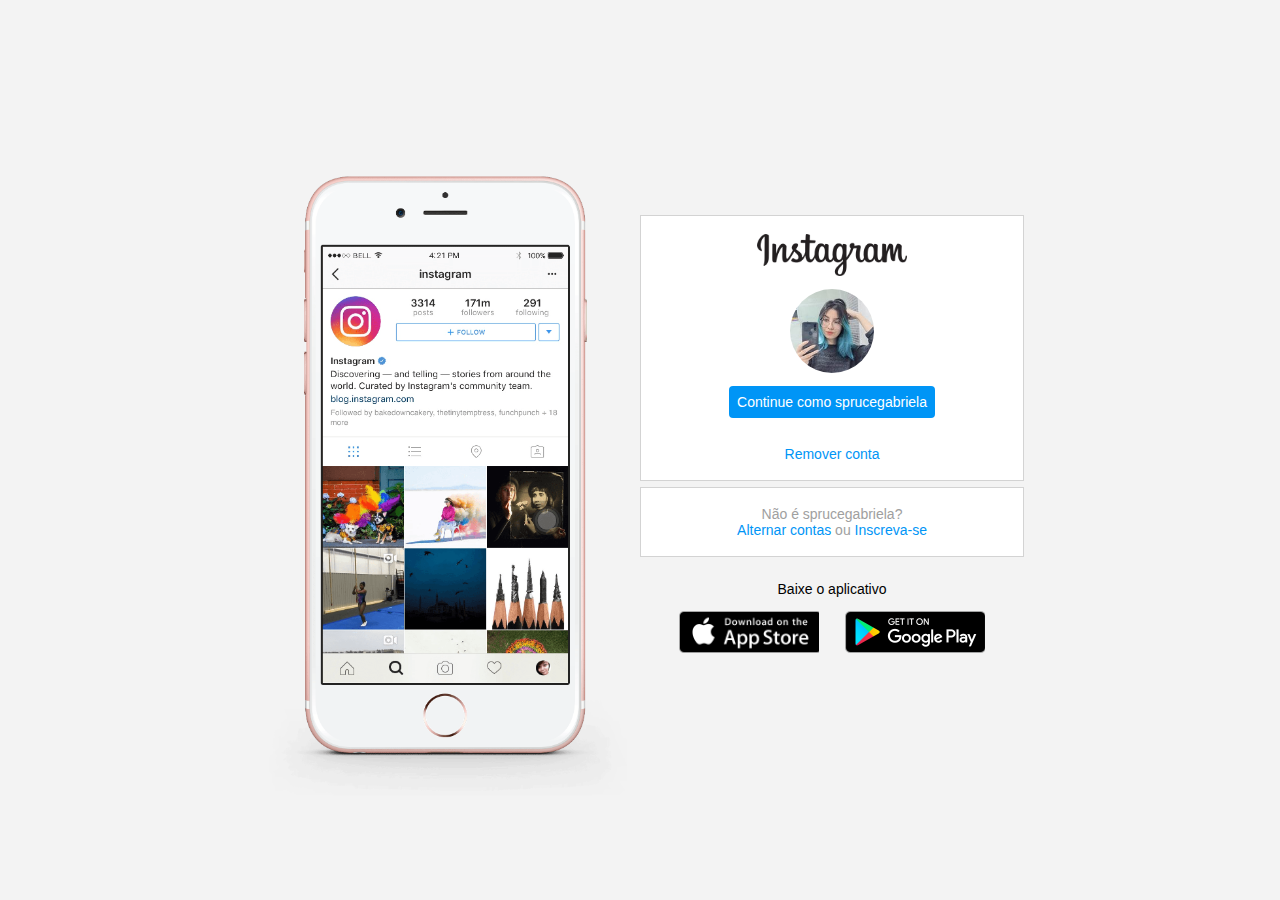
<file: instagram-dio-master/index.html>
<!DOCTYPE html>
<html lang="en">
<head>
    <meta charset="UTF-8">
    <meta name="viewport" content="width=device-width, initial-scale=1.0">
    <link rel="stylesheet" href="style.css">
    <title>Instagram</title>
</head>
<body>
    <div class="instagram-wrapper">
        <div class="instagram-phone">
            <img src="./img/instagram-celular.png" alt="celular">
        </div>
        <div class="instagram-continue">
            <div class="group">
                <img src="./img/instagram-logo.png" class="instagram-logo" alt="instagram logo">
                <div class="profile-photo">
                    <img src="./img/perfil-instagram.jpg" alt="foto de perfil">
                </div>
                <a href="#" class="instagram-login">Continue como sprucegabriela</a>
                <a href="#" class="instagram-logout">Remover conta</a>
            </div>
            <div class="group">
                <p class="not-account">Não é sprucegabriela?</p>
                <p class="not-account">
                    <span class="link-blue">Alternar contas</span>
                    ou
                    <span class="link-blue">Inscreva-se</span>
                </p>
            </div>
            <div class="get-the-app">
                <p class="get-app">Baixe o aplicativo</p>
                <div class="download">
                    <a href="#" class="app-download"></a>
                    <a href="#" class="app-download"></a>
                </div>
            </div>
        </div>
    </div>
</body>
</html>
</file>
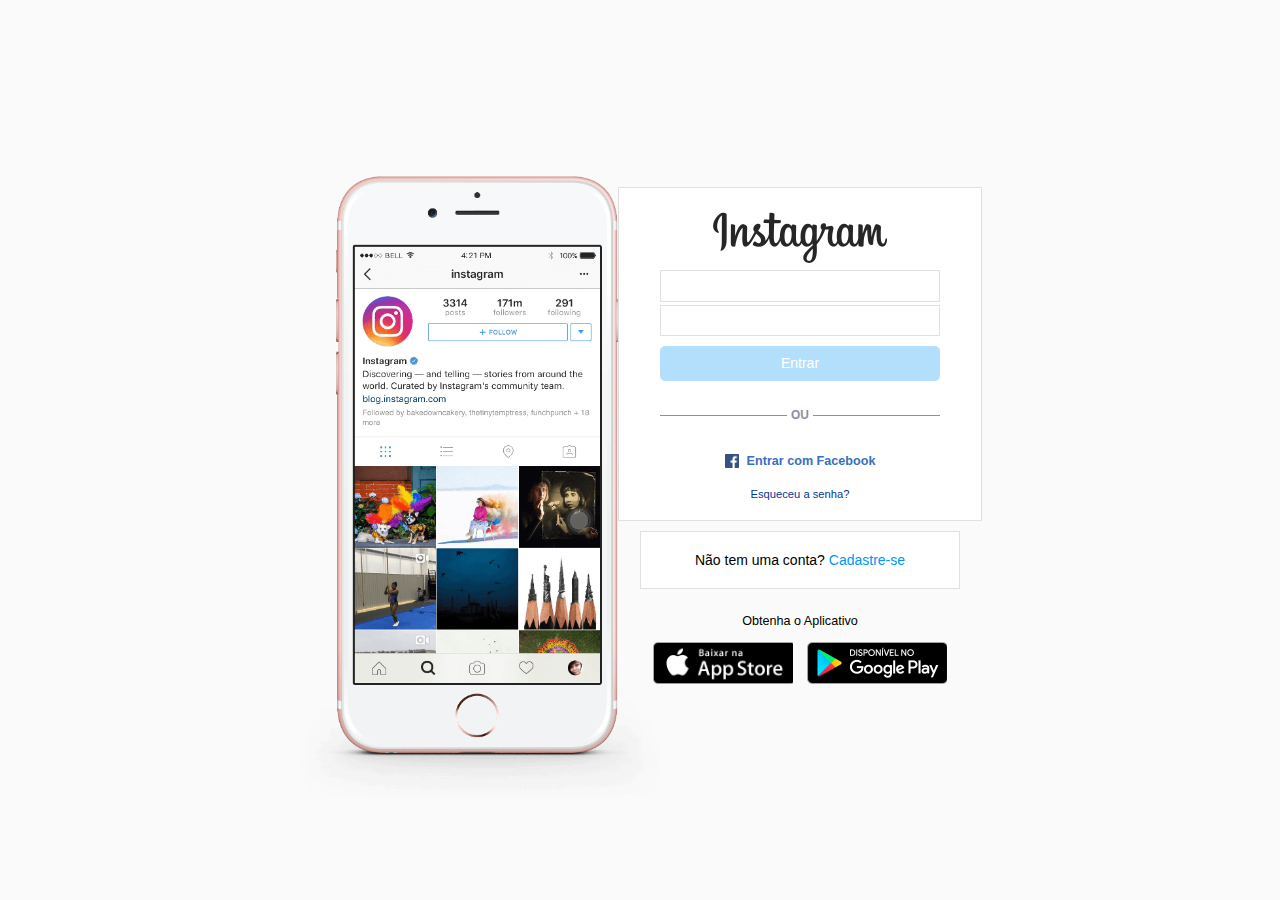
<file: instagram-italo/index.html>
<!DOCTYPE html>
<html lang="pt-br">

    <head>
        <meta charset="UTF-8">
        <link rel="stylesheet" href="./style.css">
    </head>

    <body>

        <div class="instagram-main">

            <div class="left">
                <img src="./img/instagram-celular.png" class="logoInstagram" alt="Imagem de Boas Vindas">
            </div>
            <div class="right">
                <div class="group">

                    <div class="logo">
                        <img src="./img/logo.png" alt="Logomarca Instagram">
                    </div>
                    <div class="login">

                        <input type="text" name="login">
                        <input type="password" name="senha">
                        <a href="#" class="aLogin">Entrar</a>
                        
                    </div>
                    <div class="separation"><span class="spanLine"></span><span class="spanOu">OU</span><span class="spanLine"></span></div>
                    <div class="facebook"><span class="spanLogoFace"></span><a href="#">Entrar com Facebook</a></div>
                    <div class="esqueceuSenha"><a href="#">Esqueceu a senha?</a></div>

                </div>
                <div class="group"><div>Não tem uma conta? <a href="#" class="cadastre-se">Cadastre-se</a></div></div>
                <div class="get-the-app">
                    Obtenha o Aplicativo
                    <div class="download">
                        <a href="#" class="app-download getApple"></a>
                        <a href="#" class="app-download getAndroid"></a>
                    </div>
                </div>

            </div>

        </div>

    </body>

</html>
</file>
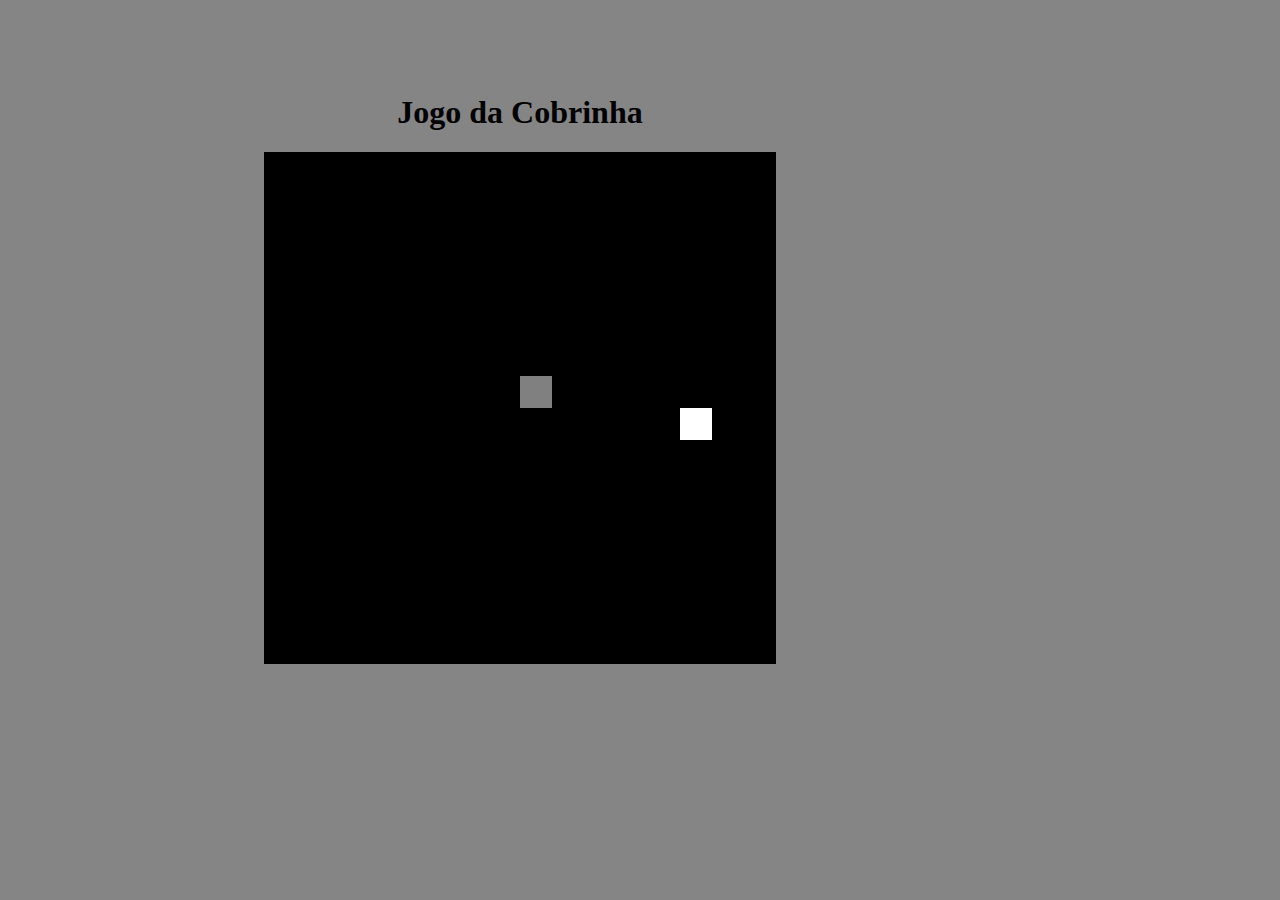
<file: snake-italo/index.html>
<!DOCTYPE html>
<html lang="en">
<head>
    <meta charset="UTF-8">
    <meta http-equiv="X-UA-Compatible" content="IE=edge">
    <meta name="viewport" content="width=device-width, initial-scale=1.0">
    <link rel="stylesheet" href="css/estilos.css">
    <script defer src="js/funcoes.js" type="text/javascript"></script>
    <title>Document</title>
</head>
<body>
    
    <h1>Jogo da Cobrinha</h1>

    <canvas id="snake" width="512" height="512"></canvas>

</body>
</html>
</file>
<file: instagram-dio-master/style.css>
* {
    padding: 0;
    margin: 0;
    box-sizing: border-box;
    text-decoration: none;
    font-family: sans-serif;
    font-size: 14px;
}

body {
    width: 100%;
    min-height: 100vh;
    background-color: rgb(243, 243, 243);
    margin: 0;
    padding: 0;
    display: flex;
    justify-content: center;
}

.instagram-wrapper {
    display: flex;
    align-items: center;
    justify-content: start;
    width: 60%;
    height: 100vh;
}

.instagram-phone {
    display: flex;
    align-items: center;
    justify-content: center;
    width: 50%;
}

.instagram-phone img {
    height: 50rem;
}

.instagram-continue {
    display: flex;
    align-items: center; /* horizontal */
    justify-content: space-around; /* vertical */
    flex-direction: column;
    width: 50%;
    min-height: 34rem;
}

.group {
    display: flex;
    justify-content: space-between;
    align-items: center;
    flex-direction: column;
    background-color: #ffffff;
    width: 100%;
    padding: 1.3rem 0;
    border: 1px solid lightgray;
}

.group:nth-child(1) {
    min-height: 19rem;
}

.instagram-logo {
    height: 3rem;
}

.profile-photo {
    display: flex;
    justify-content: center;
    align-items: center;
    border-radius: 50%;
    overflow: hidden;
}

.profile-photo img {
    height: 6rem;
}

.instagram-login {
    background-color: #0095f6;
    color: #ffffff;
    padding: 8px;
    border-radius: 4px;
}

.instagram-logout {
    color: #0095f6;
    margin-top: 1rem;
}

.not-account {
    color: rgb(160, 160, 160);
}

.link-blue {
    color: #0095f6;
}

.get-the-app {
    display: flex;
    flex-direction: column;
    align-items: center;
    justify-content: center;
    width: 100%;
    padding: 1.3rem 0;
}

.download {
    display: flex;
    width: 100%;
    justify-content: space-evenly;
    align-items: center;
    padding: 1rem;
}

.app-download {
    height: 3rem;
    width: 10rem;
    background-size: cover;
}

.app-download:nth-child(1) {
    background-image: url('./img/apple-button.png');
}

.app-download:nth-child(2) {
    background-image: url('./img/googleplay-button.png');
}

/* media queries */


@media (max-width: 1024px) {
    .instagram-wrapper {
        width: 90%;
    }
}

@media (max-width: 650px) {
    body {
        background-color: #ffffff;
    }

    .instagram-wrapper {
        width: 90%;
    }

    .instagram-phone {
        display: none;
    }

    .instagram-continue {
        width: 100%;
    }
    
    .group {
        border: 1px solid transparent;
    }
}
</file>
<file: instagram-italo/style.css>
* {
    margin: 0;
    padding: 0;
    font-family: sans-serif;
    box-sizing: border-box;
    text-decoration: none;
    font-size: 14px;
}

body
{
    background-color: #fafafa;
    width: 100%;
    min-height: 100vh;
    display: flex;
    justify-content: center;
    align-items: center;
}

.instagram-main
{
    width: 50%;
    display: flex;
    justify-content: center;
    align-items: center;
}

.left
{
    display: flex;
    justify-content: center;
    align-items: center;
    width: 50%;
}

.logoInstagram
{
    height: 50rem;
}

.right
{
    display: flex;
    width: 50%;
    min-height: 34rem;
    justify-content: center;
    align-items: center;
    flex-direction: column;
}

.group
{
    background-color: white;
    border: 1px solid #e0e0e0;
    min-width: 100%;
    display: flex;
    flex-direction: column;
    justify-content: center;
    align-items: center;
    padding: 20px;
    margin: 5px;
}

.login
{
    display: flex;
    flex-direction: column;
    justify-content: center;
    align-items: center;
    min-width: 20em;
}

.aLogin
{
    border-radius: 5px;
    border: 1px solid #b2dffc;
    background-color: #b2dffc;
    color: white;
    padding-top: .6em;
    width: 100%;
    text-align: center;
    margin-top: 7px;
    height: 2.5em;
    vertical-align: middle;
}

.login input
{
    width: 100%;
    margin-bottom: 3px;
    border: 1px solid #e0e0e0;
    height: 2.5em;
    padding: 2px;
    font-size: .9em;
}

.separation
{
    min-width: 23em;
    margin: 25px 0 15px 0;
    display: flex;
    padding: 2px;
    flex-direction: line;
    justify-content: center;
    align-items: center;
}

.separation .spanOu
{
    color: #8e8ea0;
    font-weight: bold;
    font-size: .85em;
    margin-left: 4px;
    margin-right: 4px;
}

.separation .spanLine
{
    width: 40%;
    border-top: 1px solid #8e8ea0;
}

.facebook
{
    margin: 15px;
    display: flex;
    flex-direction: line;
    justify-content: center;
    align-items: center;
}

.facebook a
{
    font-size: .9em;
    color: #3870c1;
    font-weight: bold;
}

.facebook .spanLogoFace {
    background-image: url('./img/facebook.png');
    background-size: cover;
    width: 1rem;
    height: 1rem;
    margin-right: 8px;
}

.esqueceuSenha
{
    margin-top: 5px;
    display: flex;
    flex-direction: column;
    justify-content: center;
    align-items: center;
}

.esqueceuSenha a
{
    color: #00379d;
    font-size: .8em;
}
.rightCenter
{
    display: flex;
    flex-direction: column;
    justify-content: center;
    align-items: center;
}

.rightBottom
{
    display: flex;
    flex-direction: column;
    justify-content: center;
    align-items: center;
}

.get-the-app
{
    display: flex;
    flex-direction: column;
    justify-content: center;
    align-items: center;
    margin: 20px;
    font-size: .9em;
}

.download
{
    display: flex;
    flex-direction: line;
    justify-content: space-around;
    align-items: center;
    min-height: 5em;
    min-width: 22em;
}

.app-download {
    height: 3rem;
    width: 10rem;
    background-size: cover;
}

.getApple
{
    background-image: url('./img/appstore.png');
}

.getAndroid
{
    background-image: url('./img/gplay.png');
}

.cadastre-se 
{
    color: #0095f6;
}
</file>
<file: snake-italo/css/estilos.css>
body
{
    height: 80vh;
    width: 80vw;
    display: flex;
    flex-direction: column;
    justify-content: center;
    align-items: center;
    background-color: #858585;
    color: black;
}
</file>
